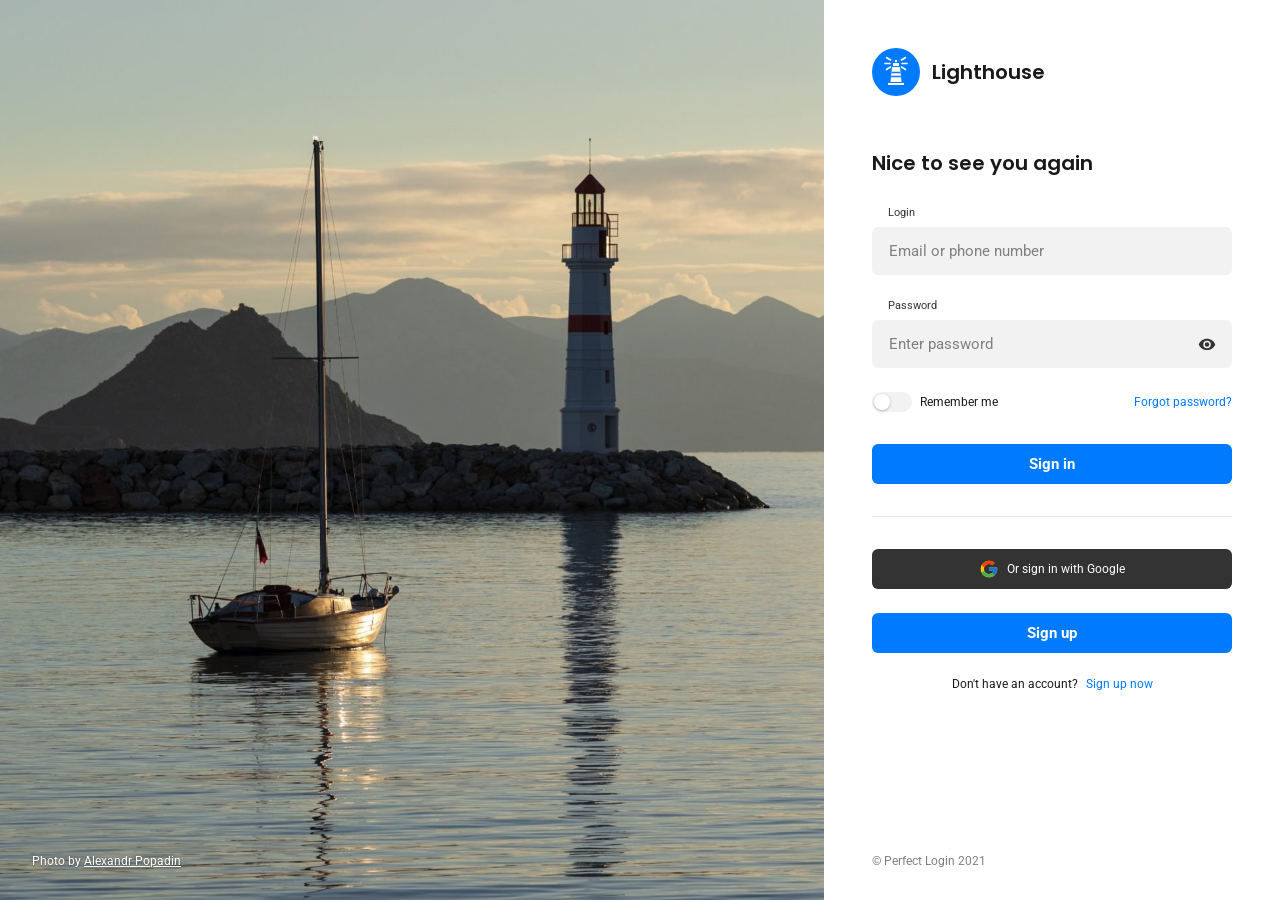
<file: index.html>
<!DOCTYPE html>
<html lang="en">
<head>
  <meta charset="UTF-8">
  <meta name="viewport" content="width=device-width, initial-scale=1.0">
  <title>Sign in — Lighthouse</title>
  <link rel="preconnect" href="https://fonts.googleapis.com">
  <link rel="preconnect" href="https://fonts.gstatic.com" crossorigin>
  <link href="https://fonts.googleapis.com/css2?family=Poppins:wght@600&family=Roboto:wght@400;700&display=swap" rel="stylesheet">
  <link rel="stylesheet" href="style.css?v=2">
</head>
<body>
  <div class="page">
    <div class="hero">
      <p class="hero__credit">Photo by <a href="https://unsplash.com/@popadin" target="_blank">Alexandr Popadin</a></p>
    </div>

    <main class="panel">
      <a class="logo" href="index.html">
        <svg class="logo__icon" viewBox="0 0 48 48" aria-hidden="true">
          <circle cx="24" cy="24" r="24" fill="#007AFF"/>
          <g fill="#fff">
            <path d="M21 15h6v3h-6z"/>
            <path d="M20 19h8l1.5 15h-11z"/>
            <path d="M16 35h16v2H16z"/>
            <path d="M23 12h2v2h-2z"/>
          </g>
          <g stroke="#fff" stroke-width="1.6" stroke-linecap="round">
            <path d="M18 15.5h-5M35 15.5h-5M18.5 12l-4-2.5M29.5 12l4-2.5M18.5 19l-4 2.5M29.5 19l4 2.5"/>
          </g>
          <path d="M19.6 24.5h8.8M19.2 28.5h9.6" stroke="#007AFF" stroke-width="1.4"/>
        </svg>
        <span class="logo__text">Lighthouse</span>
      </a>

      <h1 class="title">Nice to see you again</h1>

      <form class="form" id="signin-form" novalidate>
        <div class="field">
          <label class="field__label" for="login">Login</label>
          <div class="field__control">
            <input class="input" id="login" name="login" type="text" placeholder="Email or phone number" autocomplete="username" required>
          </div>
          <p class="field__error">Enter a valid email or phone number</p>
        </div>

        <div class="field">
          <label class="field__label" for="password">Password</label>
          <div class="field__control">
            <input class="input input--password" id="password" name="password" type="password" placeholder="Enter password" autocomplete="current-password" required>
            <button class="eye" type="button" aria-label="Show password">
              <svg class="eye__on" viewBox="0 0 24 24" fill="currentColor"><path d="M12 5C7 5 2.7 8.1 1 12.5 2.7 16.9 7 20 12 20s9.3-3.1 11-7.5C21.3 8.1 17 5 12 5zm0 12.5a5 5 0 1 1 0-10 5 5 0 0 1 0 10zm0-8a3 3 0 1 0 0 6 3 3 0 0 0 0-6z"/></svg>
              <svg class="eye__off" viewBox="0 0 24 24" fill="currentColor"><path d="M12 7a5 5 0 0 1 5 5c0 .6-.1 1.3-.4 1.8l2.9 2.9c1.5-1.3 2.7-2.9 3.5-4.7C21.3 7.6 17 4.5 12 4.5c-1.4 0-2.7.3-4 .7l2.2 2.2c.5-.3 1.2-.4 1.8-.4zM2 4.3l2.3 2.3.4.4A11.8 11.8 0 0 0 1 12c1.7 4.4 6 7.5 11 7.5 1.5 0 3-.3 4.4-.8l.4.4 2.9 2.9 1.3-1.3L3.3 3 2 4.3zm5.5 5.5 1.6 1.6-.1.6a3 3 0 0 0 3 3l.6-.1 1.6 1.6A5 5 0 0 1 7.5 9.8zm4.3-.8 3.2 3.2V12a3 3 0 0 0-3-3h-.2z"/></svg>
            </button>
          </div>
          <p class="field__error">Password is required</p>
        </div>

        <div class="options">
          <label class="switch">
            <input type="checkbox" id="remember" name="remember">
            <span class="switch__track"></span>
            Remember me
          </label>
          <a href="#" id="forgot">Forgot password?</a>
        </div>

        <button class="btn btn--primary btn--submit" type="submit">Sign in</button>
      </form>

      <hr class="divider">

      <button class="btn btn--dark js-google" type="button">
        <svg viewBox="0 0 48 48" aria-hidden="true"><path fill="#FFC107" d="M43.6 20.1H42V20H24v8h11.3C33.7 32.7 29.2 36 24 36c-6.6 0-12-5.4-12-12s5.4-12 12-12c3.1 0 5.8 1.2 7.9 3.1l5.7-5.7C34 6.1 29.3 4 24 4 13 4 4 13 4 24s9 20 20 20 20-9 20-20c0-1.3-.1-2.6-.4-3.9z"/><path fill="#FF3D00" d="m6.3 14.7 6.6 4.8C14.7 15.1 19 12 24 12c3.1 0 5.8 1.2 7.9 3.1l5.7-5.7C34 6.1 29.3 4 24 4 16.3 4 9.7 8.3 6.3 14.7z"/><path fill="#4CAF50" d="M24 44c5.2 0 9.9-2 13.4-5.2l-6.2-5.2A11.9 11.9 0 0 1 24 36c-5.2 0-9.6-3.3-11.3-8l-6.5 5C9.5 39.6 16.2 44 24 44z"/><path fill="#1976D2" d="M43.6 20.1H42V20H24v8h11.3a12 12 0 0 1-4.1 5.6l6.2 5.2C37 39.2 44 34 44 24c0-1.3-.1-2.6-.4-3.9z"/></svg>
        Or sign in with Google
      </button>

      <a class="btn btn--primary" href="signup.html">Sign up</a>

      <p class="switch-account">Don't have an account?<a href="signup.html">Sign up now</a></p>

      <p class="footer">© Perfect Login 2021</p>
    </main>
  </div>

  <div class="toast" id="toast"></div>

  <script src="script.js?v=2"></script>
</body>
</html>
</file>
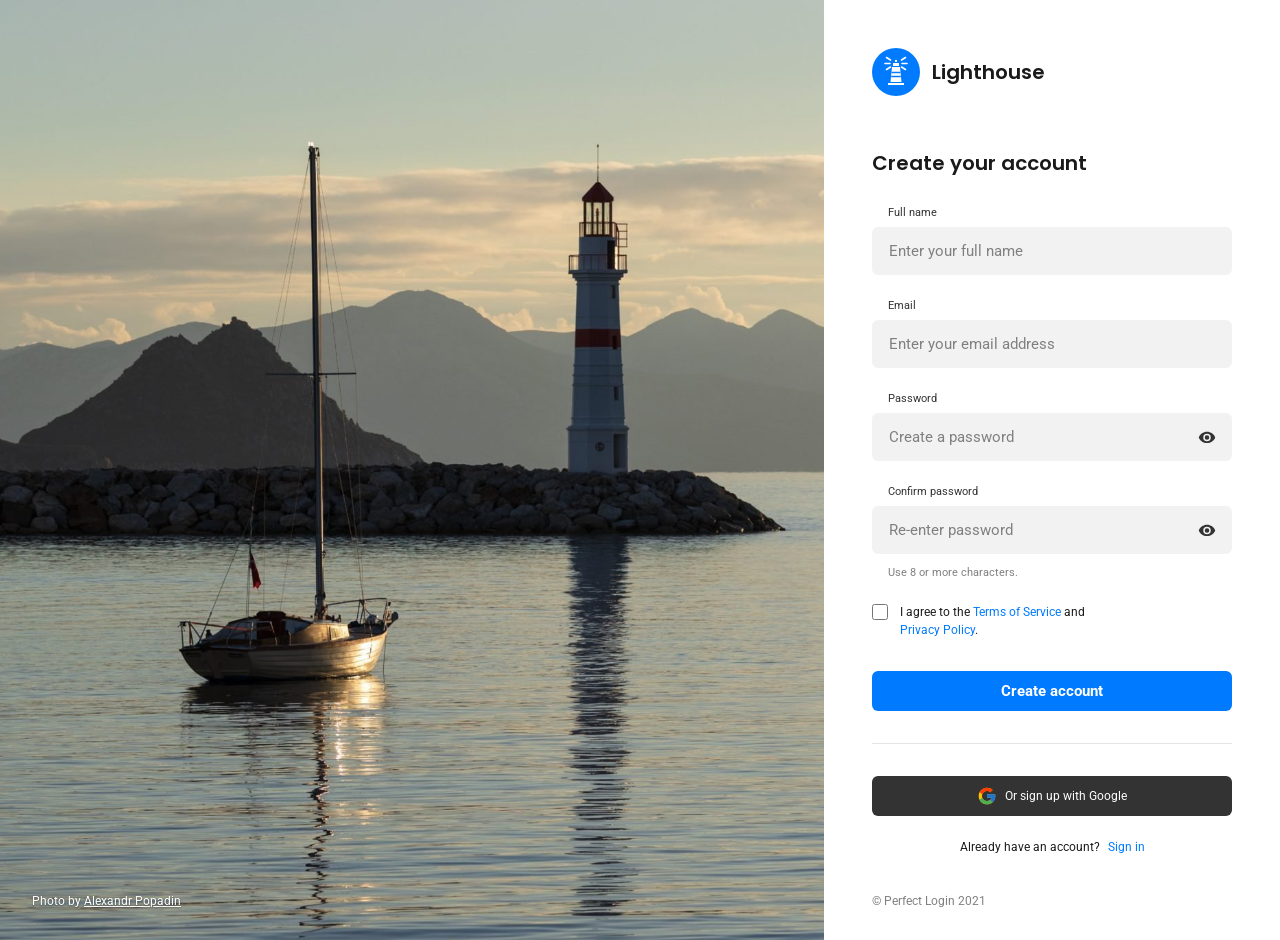
<file: signup.html>
<!DOCTYPE html>
<html lang="en">
<head>
  <meta charset="UTF-8">
  <meta name="viewport" content="width=device-width, initial-scale=1.0">
  <title>Sign up — Lighthouse</title>
  <link rel="preconnect" href="https://fonts.googleapis.com">
  <link rel="preconnect" href="https://fonts.gstatic.com" crossorigin>
  <link href="https://fonts.googleapis.com/css2?family=Poppins:wght@600&family=Roboto:wght@400;700&display=swap" rel="stylesheet">
  <link rel="stylesheet" href="style.css?v=2">
</head>
<body>
  <div class="page">
    <div class="hero">
      <p class="hero__credit">Photo by <a href="https://unsplash.com/@popadin" target="_blank">Alexandr Popadin</a></p>
    </div>

    <main class="panel">
      <a class="logo" href="index.html">
        <svg class="logo__icon" viewBox="0 0 48 48" aria-hidden="true">
          <circle cx="24" cy="24" r="24" fill="#007AFF"/>
          <g fill="#fff">
            <path d="M21 15h6v3h-6z"/>
            <path d="M20 19h8l1.5 15h-11z"/>
            <path d="M16 35h16v2H16z"/>
            <path d="M23 12h2v2h-2z"/>
          </g>
          <g stroke="#fff" stroke-width="1.6" stroke-linecap="round">
            <path d="M18 15.5h-5M35 15.5h-5M18.5 12l-4-2.5M29.5 12l4-2.5M18.5 19l-4 2.5M29.5 19l4 2.5"/>
          </g>
          <path d="M19.6 24.5h8.8M19.2 28.5h9.6" stroke="#007AFF" stroke-width="1.4"/>
        </svg>
        <span class="logo__text">Lighthouse</span>
      </a>

      <h1 class="title">Create your account</h1>

      <form class="form" id="signup-form" novalidate>
        <div class="field">
          <label class="field__label" for="fullname">Full name</label>
          <div class="field__control">
            <input class="input" id="fullname" name="fullname" type="text" placeholder="Enter your full name" autocomplete="name" required>
          </div>
          <p class="field__error">Enter your full name</p>
        </div>
        <div class="field">
          <label class="field__label" for="email">Email</label>
          <div class="field__control">
            <input class="input" id="email" name="email" type="email" placeholder="Enter your email address" autocomplete="email" required>
          </div>
          <p class="field__error">Enter a valid email address</p>
        </div>
        <div class="field">
          <label class="field__label" for="password">Password</label>
          <div class="field__control">
            <input class="input input--password" id="password" name="password" type="password" placeholder="Create a password" autocomplete="new-password" required>
            <button class="eye" type="button" aria-label="Show password">
              <svg class="eye__on" viewBox="0 0 24 24" fill="currentColor"><path d="M12 5C7 5 2.7 8.1 1 12.5 2.7 16.9 7 20 12 20s9.3-3.1 11-7.5C21.3 8.1 17 5 12 5zm0 12.5a5 5 0 1 1 0-10 5 5 0 0 1 0 10zm0-8a3 3 0 1 0 0 6 3 3 0 0 0 0-6z"/></svg>
              <svg class="eye__off" viewBox="0 0 24 24" fill="currentColor"><path d="M12 7a5 5 0 0 1 5 5c0 .6-.1 1.3-.4 1.8l2.9 2.9c1.5-1.3 2.7-2.9 3.5-4.7C21.3 7.6 17 4.5 12 4.5c-1.4 0-2.7.3-4 .7l2.2 2.2c.5-.3 1.2-.4 1.8-.4zM2 4.3l2.3 2.3.4.4A11.8 11.8 0 0 0 1 12c1.7 4.4 6 7.5 11 7.5 1.5 0 3-.3 4.4-.8l.4.4 2.9 2.9 1.3-1.3L3.3 3 2 4.3zm5.5 5.5 1.6 1.6-.1.6a3 3 0 0 0 3 3l.6-.1 1.6 1.6A5 5 0 0 1 7.5 9.8zm4.3-.8 3.2 3.2V12a3 3 0 0 0-3-3h-.2z"/></svg>
            </button>
          </div>
          <p class="field__error">Use 8 or more characters</p>
        </div>
        <div class="field">
          <label class="field__label" for="confirm">Confirm password</label>
          <div class="field__control">
            <input class="input input--password" id="confirm" name="confirm" type="password" placeholder="Re-enter password" autocomplete="new-password" required>
            <button class="eye" type="button" aria-label="Show password">
              <svg class="eye__on" viewBox="0 0 24 24" fill="currentColor"><path d="M12 5C7 5 2.7 8.1 1 12.5 2.7 16.9 7 20 12 20s9.3-3.1 11-7.5C21.3 8.1 17 5 12 5zm0 12.5a5 5 0 1 1 0-10 5 5 0 0 1 0 10zm0-8a3 3 0 1 0 0 6 3 3 0 0 0 0-6z"/></svg>
              <svg class="eye__off" viewBox="0 0 24 24" fill="currentColor"><path d="M12 7a5 5 0 0 1 5 5c0 .6-.1 1.3-.4 1.8l2.9 2.9c1.5-1.3 2.7-2.9 3.5-4.7C21.3 7.6 17 4.5 12 4.5c-1.4 0-2.7.3-4 .7l2.2 2.2c.5-.3 1.2-.4 1.8-.4zM2 4.3l2.3 2.3.4.4A11.8 11.8 0 0 0 1 12c1.7 4.4 6 7.5 11 7.5 1.5 0 3-.3 4.4-.8l.4.4 2.9 2.9 1.3-1.3L3.3 3 2 4.3zm5.5 5.5 1.6 1.6-.1.6a3 3 0 0 0 3 3l.6-.1 1.6 1.6A5 5 0 0 1 7.5 9.8zm4.3-.8 3.2 3.2V12a3 3 0 0 0-3-3h-.2z"/></svg>
            </button>
          </div>
          <p class="field__error">Passwords do not match</p>
        </div>
        <p class="field__hint">Use 8 or more characters.</p>

        <label class="check" id="agree-label">
          <input type="checkbox" id="agree" name="agree">
          <span>I agree to the <a href="#">Terms of Service</a> and<br><a href="#">Privacy Policy</a>.</span>
        </label>

        <button class="btn btn--primary btn--submit" type="submit">Create account</button>
      </form>

      <hr class="divider">

      <button class="btn btn--dark js-google" type="button">
        <svg viewBox="0 0 48 48" aria-hidden="true"><path fill="#FFC107" d="M43.6 20.1H42V20H24v8h11.3C33.7 32.7 29.2 36 24 36c-6.6 0-12-5.4-12-12s5.4-12 12-12c3.1 0 5.8 1.2 7.9 3.1l5.7-5.7C34 6.1 29.3 4 24 4 13 4 4 13 4 24s9 20 20 20 20-9 20-20c0-1.3-.1-2.6-.4-3.9z"/><path fill="#FF3D00" d="m6.3 14.7 6.6 4.8C14.7 15.1 19 12 24 12c3.1 0 5.8 1.2 7.9 3.1l5.7-5.7C34 6.1 29.3 4 24 4 16.3 4 9.7 8.3 6.3 14.7z"/><path fill="#4CAF50" d="M24 44c5.2 0 9.9-2 13.4-5.2l-6.2-5.2A11.9 11.9 0 0 1 24 36c-5.2 0-9.6-3.3-11.3-8l-6.5 5C9.5 39.6 16.2 44 24 44z"/><path fill="#1976D2" d="M43.6 20.1H42V20H24v8h11.3a12 12 0 0 1-4.1 5.6l6.2 5.2C37 39.2 44 34 44 24c0-1.3-.1-2.6-.4-3.9z"/></svg>
        Or sign up with Google
      </button>

      <p class="switch-account">Already have an account?<a href="index.html">Sign in</a></p>

      <p class="footer">© Perfect Login 2021</p>
    </main>
  </div>

  <div class="toast" id="toast"></div>

  <script src="script.js?v=2"></script>
</body>
</html>
</file>
<file: style.css>
*,
*::before,
*::after {
  box-sizing: border-box;
  margin: 0;
  padding: 0;
}

:root {
  --blue: #007aff;
  --blue-hover: #0066d6;
  --dark: #333333;
  --text: #1a1a1a;
  --gray: #808080;
  --input-bg: #f2f2f2;
  --line: #e5e5e5;
  --white: #ffffff;
  --error: #e53935;
}

html,
body {
  height: 100%;
}

body {
  font-family: "Roboto", Arial, sans-serif;
  color: var(--text);
  background: var(--white);
}

a {
  color: var(--blue);
  text-decoration: none;
}

a:hover {
  text-decoration: underline;
}

/* ---------- layout ---------- */

.page {
  display: flex;
  min-height: 100vh;
}

.hero {
  position: relative;
  flex: 1;
  background: #2b2f33 url("images/lighthouse-photo.jpg") center 45% / cover no-repeat;
}

.hero__credit {
  position: absolute;
  left: 32px;
  bottom: 32px;
  font-size: 12px;
  color: var(--white);
  text-shadow: 0 1px 2px rgba(0, 0, 0, 0.4);
}

.hero__credit a {
  color: var(--white);
  text-decoration: underline;
}

.panel {
  display: flex;
  flex-direction: column;
  width: 456px;
  flex-shrink: 0;
  padding: 48px 48px 32px;
  background: var(--white);
}

/* ---------- logo ---------- */

.logo {
  display: inline-flex;
  align-items: center;
  gap: 12px;
  align-self: flex-start;
  color: var(--text);
}

.logo:hover {
  text-decoration: none;
}

.logo__icon {
  width: 48px;
  height: 48px;
}

.logo__text {
  font-family: "Poppins", sans-serif;
  font-size: 20px;
  font-weight: 600;
}

/* ---------- form ---------- */

.title {
  margin: 52px 0 28px;
  font-family: "Poppins", sans-serif;
  font-size: 20px;
  font-weight: 600;
  line-height: 1.5;
}

.field + .field {
  margin-top: 24px;
}

.field__label {
  display: block;
  margin: 0 0 8px 16px;
  font-size: 11px;
  color: var(--dark);
}

.field__control {
  position: relative;
}

.input {
  width: 100%;
  height: 48px;
  padding: 0 16px;
  border: 1px solid transparent;
  border-radius: 6px;
  background: var(--input-bg);
  font: inherit;
  font-size: 15px;
  color: var(--text);
  outline: none;
  transition: border-color 0.2s, background 0.2s;
}

.input::placeholder {
  color: var(--gray);
}

.input:focus {
  border-color: var(--blue);
  background: var(--white);
}

.input--password {
  padding-right: 48px;
}

.field.is-invalid .input {
  border-color: var(--error);
}

.field__error {
  display: none;
  margin: 6px 0 0 16px;
  font-size: 11px;
  color: var(--error);
}

.field.is-invalid .field__error {
  display: block;
}

.field__hint {
  margin: 12px 0 0 16px;
  font-size: 11px;
  color: var(--gray);
}

.eye {
  position: absolute;
  top: 50%;
  right: 12px;
  display: flex;
  padding: 4px;
  border: 0;
  background: none;
  color: var(--dark);
  cursor: pointer;
  transform: translateY(-50%);
}

.eye svg {
  width: 18px;
  height: 18px;
}

.eye .eye__off,
.eye.is-shown .eye__on {
  display: none;
}

.eye.is-shown .eye__off {
  display: block;
}

/* remember me + forgot */

.options {
  display: flex;
  align-items: center;
  justify-content: space-between;
  margin-top: 24px;
  font-size: 12px;
}

.switch {
  display: inline-flex;
  align-items: center;
  gap: 8px;
  cursor: pointer;
  user-select: none;
}

.switch input {
  position: absolute;
  opacity: 0;
  pointer-events: none;
}

.switch__track {
  position: relative;
  width: 40px;
  height: 20px;
  border-radius: 10px;
  background: var(--input-bg);
  transition: background 0.2s;
}

.switch__track::after {
  content: "";
  position: absolute;
  top: 2px;
  left: 2px;
  width: 16px;
  height: 16px;
  border-radius: 50%;
  background: var(--white);
  box-shadow: 0 1px 3px rgba(0, 0, 0, 0.25);
  transition: transform 0.2s;
}

.switch input:checked + .switch__track {
  background: var(--blue);
}

.switch input:checked + .switch__track::after {
  transform: translateX(20px);
}

.switch input:focus-visible + .switch__track {
  outline: 2px solid var(--blue);
  outline-offset: 2px;
}

/* checkbox */

.check {
  display: flex;
  align-items: flex-start;
  gap: 12px;
  margin-top: 24px;
  font-size: 12px;
  line-height: 1.5;
  cursor: pointer;
}

.check input {
  flex-shrink: 0;
  width: 16px;
  height: 16px;
  margin-top: 1px;
  accent-color: var(--blue);
  cursor: pointer;
}

.check.is-invalid {
  color: var(--error);
}

/* buttons */

.btn {
  display: flex;
  align-items: center;
  justify-content: center;
  gap: 8px;
  width: 100%;
  height: 40px;
  border: 0;
  border-radius: 6px;
  font: inherit;
  font-size: 15px;
  font-weight: 700;
  color: var(--white);
  cursor: pointer;
  transition: background 0.2s;
}

.btn:hover {
  text-decoration: none;
}

.btn--primary {
  background: var(--blue);
}

.btn--primary:hover {
  background: var(--blue-hover);
}

.btn--dark {
  background: var(--dark);
  font-size: 12px;
  font-weight: 400;
}

.btn--dark:hover {
  background: #222;
}

.btn--dark svg {
  width: 20px;
  height: 20px;
}

.btn--submit {
  margin-top: 32px;
}

.divider {
  margin: 32px 0;
  border: 0;
  border-top: 1px solid var(--line);
}

.btn + .btn {
  margin-top: 24px;
}

.switch-account {
  margin-top: 24px;
  font-size: 12px;
  text-align: center;
}

.switch-account a {
  margin-left: 8px;
}

.footer {
  margin-top: auto;
  padding-top: 40px;
  font-size: 12px;
  color: var(--gray);
}

/* toast */

.toast {
  position: fixed;
  left: 50%;
  bottom: 32px;
  padding: 12px 20px;
  border-radius: 6px;
  background: var(--dark);
  color: var(--white);
  font-size: 14px;
  opacity: 0;
  pointer-events: none;
  transform: translate(-50%, 20px);
  transition: opacity 0.3s, transform 0.3s;
}

.toast.is-visible {
  opacity: 1;
  transform: translate(-50%, 0);
}

/* ---------- responsive ---------- */

@media (max-width: 768px) {
  .hero {
    display: none;
  }

  .panel {
    width: 100%;
    padding: 32px 16px 24px;
  }

  .title {
    margin-top: 40px;
  }
}
</file>
